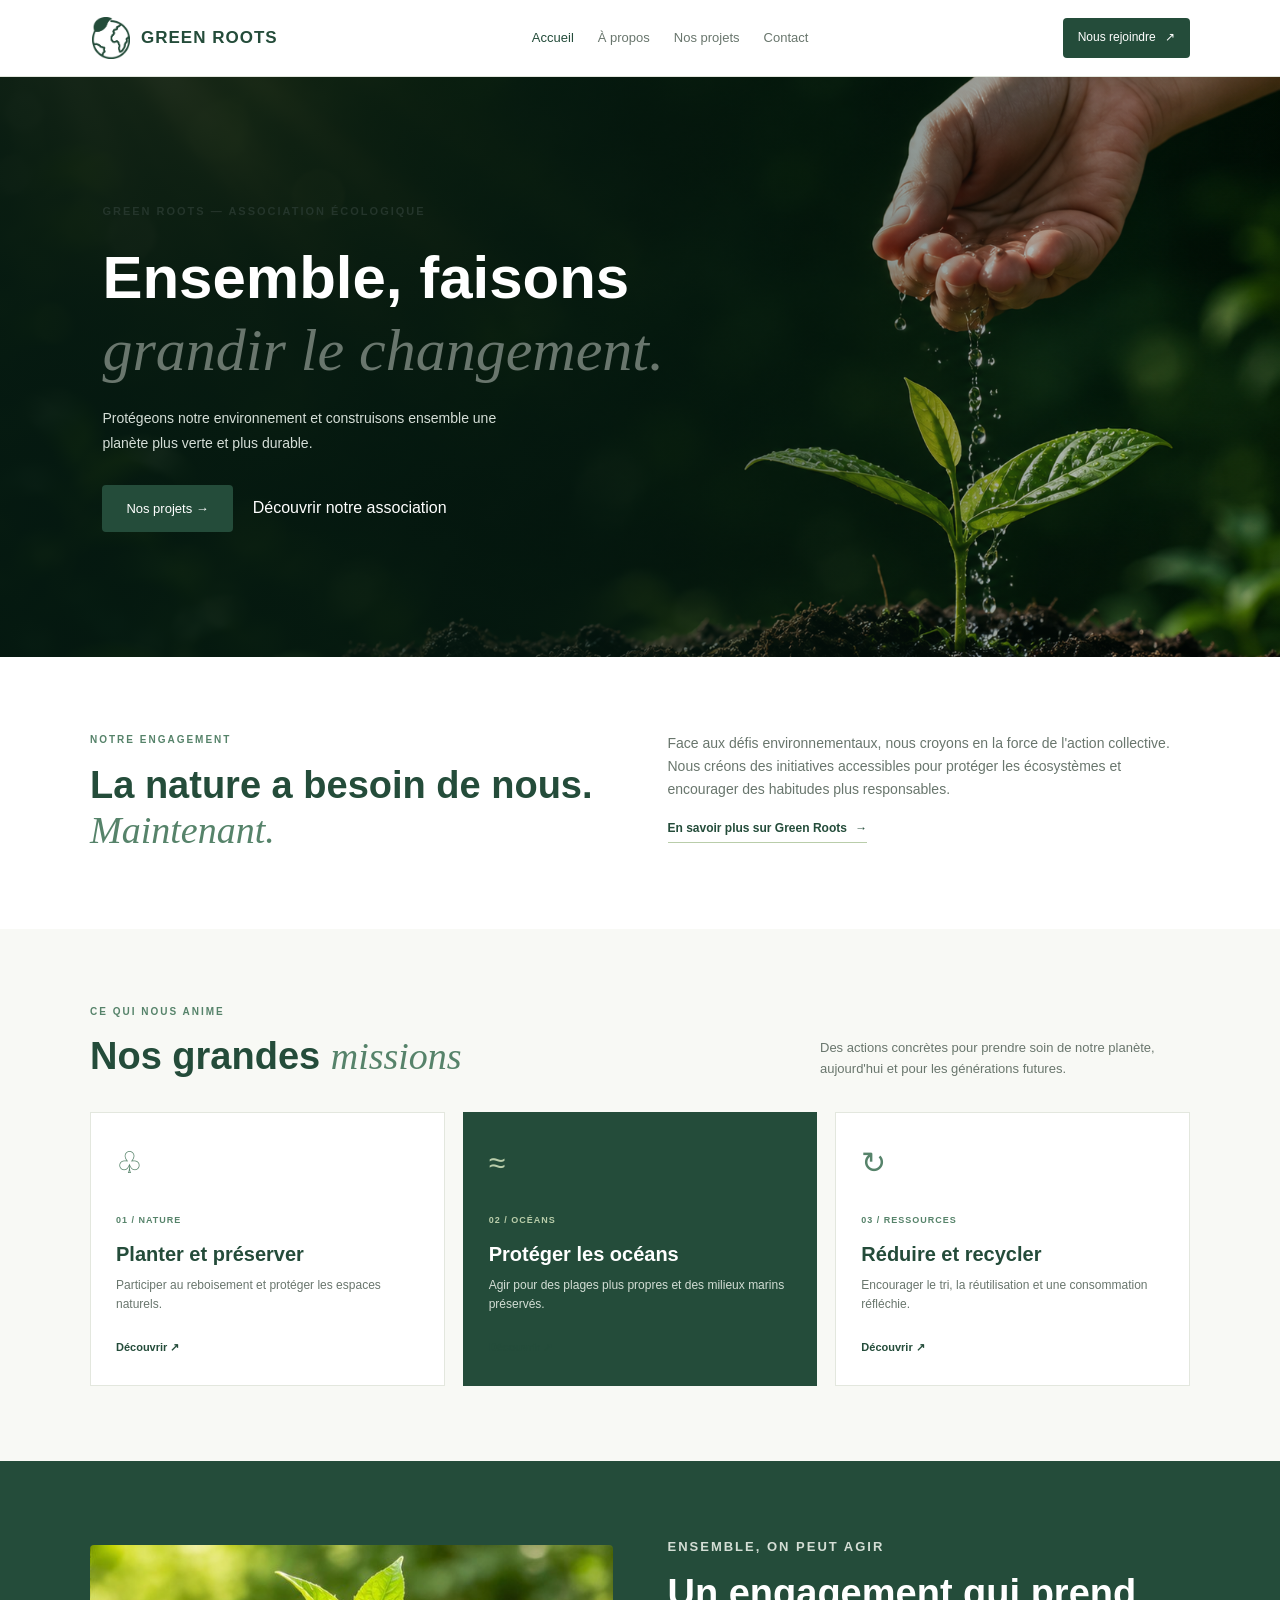
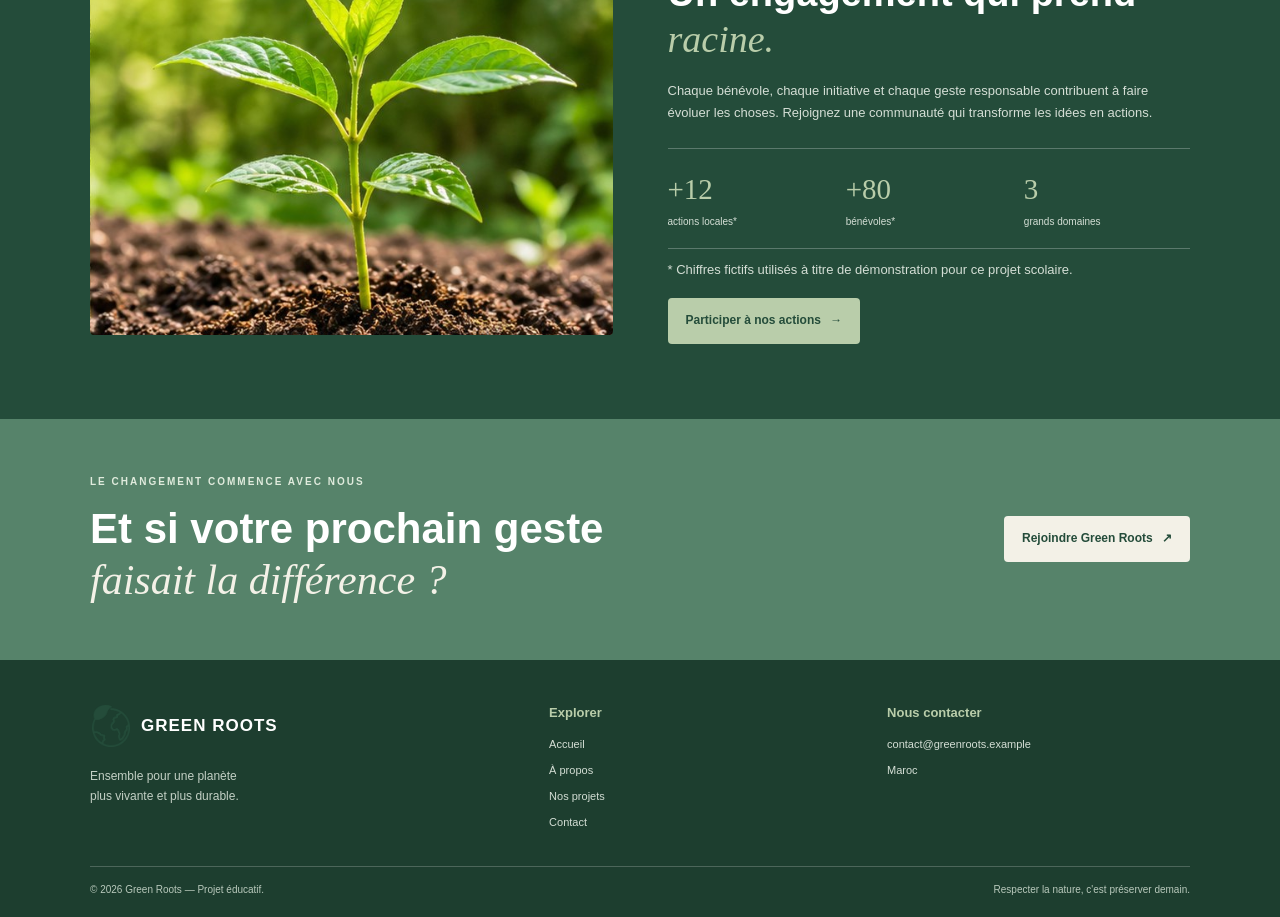
<file: index.html>
<!doctype html>
<html lang="fr">
  <head>
    <meta charset="UTF-8" />
    <meta name="viewport" content="width=device-width, initial-scale=1.0" />
    <meta
      name="description"
      content="Green Roots, une association engagée pour protéger la nature et construire un avenir plus durable."
    />
    <title>Green Roots | Accueil</title>
    <link rel="stylesheet" href="style.css" />
    <script src="https://cdn.jsdelivr.ne/npm/@tailwindcss/browser@4"></script>
  </head>

  <body>
    <header class="site-header">
      <div class="container nav-container">
        <a class="logo" href="index.html"
          ><img class="logo-image" src="images/green-roots-logo.png" alt="" />
          <span>GREEN ROOTS</span></a
        >
        <nav class="main-nav" aria-label="Navigation principale">
          <a class="active" href="index.html">Accueil</a>
          <a href="about.html">À propos</a>
          <a href="projects.html">Nos projets</a>
          <a href="contact.html">Contact</a>
        </nav>
        <a class="nav-cta" href="contact.html">Nous rejoindre <span>↗</span></a>
      </div>
    </header>

    <main>
      <!-- <section class="hero">
      
        <div class="container hero-grid">
          <div class="hero-content">
            <p class="eyebrow">
              <span class="eyebrow-line"></span> AGIR POUR LA PLANÈTE
            </p>
            <h1>Ensemble, faisons grandir <em>un avenir plus vert.</em></h1>
            <p class="hero-text">
              Green Roots rassemble celles et ceux qui veulent protéger la
              nature, préserver les ressources et agir concrètement pour demain.
            </p>
            <div class="hero-actions">
              <a class="button button-dark" href="projects.html"
                >Découvrir nos actions <span>→</span></a
              >
              <a class="text-link" href="about.html">Qui sommes-nous ?</a>
            </div>
            <div class="hero-note">
              <span class="note-icon">✳</span
              ><span>Chaque petit geste peut faire une grande différence.</span>
            </div>
          </div>
          <div class="hero-image-wrap">
            <img
              class="hero-image"
              src="images/forest.jpg"
              alt="Rayons du soleil traversant une forêt verdoyante"
            />
            <div class="image-caption">
              <span class="caption-dot"></span> Préserver le vivant, ensemble.
            </div>
            <div class="floating-leaf" aria-hidden="true">
              <strong>♻</strong>
            </div>
          </div>
        </div>
      </section> -->

      <!-- section d'accueil -->

      <section class="welcome-section">
        <div class="welcome-content">
          <p class="welcome-label">GREEN ROOTS — ASSOCIATION ÉCOLOGIQUE</p>

          <h1>
            Ensemble, faisons<br />
            <span>grandir le changement.</span>
          </h1>

          <p class="welcome-description">
            Protégeons notre environnement et construisons ensemble une planète
            plus verte et plus durable.
          </p>

          <div class="welcome-buttons">
            <a href="projects.html" class="welcome-btn">Nos projets →</a>
            <a href="about.html" class="welcome-link"
              >Découvrir notre association</a
            >
          </div>
        </div>
      </section>

      <section class="intro-section section-space">
        <div class="container intro-grid">
          <div>
            <p class="eyebrow">NOTRE ENGAGEMENT</p>
            <h2>La nature a besoin de nous. <em>Maintenant.</em></h2>
          </div>
          <div class="intro-copy">
            <p>
              Face aux défis environnementaux, nous croyons en la force de
              l'action collective. Nous créons des initiatives accessibles pour
              protéger les écosystèmes et encourager des habitudes plus
              responsables.
            </p>
            <a class="text-link" href="about.html"
              >En savoir plus sur Green Roots <span>→</span></a
            >
          </div>
        </div>
      </section>

      <section class="missions-section section-space">
        <div class="container">
          <div class="section-heading">
            <div>
              <p class="eyebrow">CE QUI NOUS ANIME</p>
              <h2>Nos grandes <em>missions</em></h2>
            </div>
            <p>
              Des actions concrètes pour prendre soin de notre planète,
              aujourd'hui et pour les générations futures.
            </p>
          </div>
          <div class="mission-grid">
            <article class="mission-card">
              <div class="mission-icon">♧</div>
              <span class="card-number">01 / NATURE</span>
              <h3>Planter et préserver</h3>
              <p>Participer au reboisement et protéger les espaces naturels.</p>
              <a
                href="projects.html"
                aria-label="Découvrir les projets de reboisement"
                >Découvrir <span>↗</span></a
              >
            </article>
            <article class="mission-card mission-card-featured">
              <div class="mission-icon">≈</div>
              <span class="card-number">02 / OCÉANS</span>
              <h3>Protéger les océans</h3>
              <p>
                Agir pour des plages plus propres et des milieux marins
                préservés.
              </p>
              <a
                href="projects.html"
                aria-label="Découvrir les projets de protection des océans"
                >Découvrir <span>↗</span></a
              >
            </article>
            <article class="mission-card">
              <div class="mission-icon">↻</div>
              <span class="card-number">03 / RESSOURCES</span>
              <h3>Réduire et recycler</h3>
              <p>
                Encourager le tri, la réutilisation et une consommation
                réfléchie.
              </p>
              <a
                href="projects.html"
                aria-label="Découvrir les projets de recyclage"
                >Découvrir <span>↗</span></a
              >
            </article>
          </div>
        </div>
      </section>

      <section class="impact-section section-space">
        <div class="container impact-grid">
          <div class="impact-image">
            <img
              src="images/seedling.jpg"
              alt="Bénévoles participant à une action de plantation"
            />
          </div>
          <div class="impact-content">
            <p class="eyebrow">ENSEMBLE, ON PEUT AGIR</p>
            <h2>Un engagement qui prend <em>racine.</em></h2>
            <p>
              Chaque bénévole, chaque initiative et chaque geste responsable
              contribuent à faire évoluer les choses. Rejoignez une communauté
              qui transforme les idées en actions.
            </p>
            <div class="stats-grid">
              <div><strong>+12</strong><span>actions locales*</span></div>
              <div><strong>+80</strong><span>bénévoles*</span></div>
              <div><strong>3</strong><span>grands domaines</span></div>
            </div>
            <p class="small-note">
              * Chiffres fictifs utilisés à titre de démonstration pour ce
              projet scolaire.
            </p>
            <a class="button button-light" href="contact.html"
              >Participer à nos actions <span>→</span></a
            >
          </div>
        </div>
      </section>

      <section class="join-banner">
        <div class="container join-content">
          <div>
            <p class="eyebrow">LE CHANGEMENT COMMENCE AVEC NOUS</p>
            <h2>
              Et si votre prochain geste<br /><em>faisait la différence ?</em>
            </h2>
          </div>
          <a class="button button-cream" href="contact.html"
            >Rejoindre Green Roots <span>↗</span></a
          >
        </div>
      </section>
    </main>

    <footer class="site-footer">
      <div class="container footer-top">
        <div>
          <a class="logo logo-footer" href="index.html"
            ><img class="logo-image" src="images/green-roots-logo.png" alt="" />
            <span>GREEN ROOTS</span></a
          >
          <p>Ensemble pour une planète<br />plus vivante et plus durable.</p>
        </div>
        <div class="footer-links">
          <h3>Explorer</h3>
          <a href="index.html">Accueil</a><a href="about.html">À propos</a
          ><a href="projects.html">Nos projets</a
          ><a href="contact.html">Contact</a>
        </div>
        <div class="footer-links">
          <h3>Nous contacter</h3>
          <a href="mailto:contact@greenroots.example"
            >contact@greenroots.example</a
          ><span>Maroc</span>
        </div>
      </div>
      <div class="container footer-bottom">
        <span>© 2026 Green Roots — Projet éducatif.</span
        ><span>Respecter la nature, c'est préserver demain.</span>
      </div>
    </footer>
  </body>
</html>
</file>
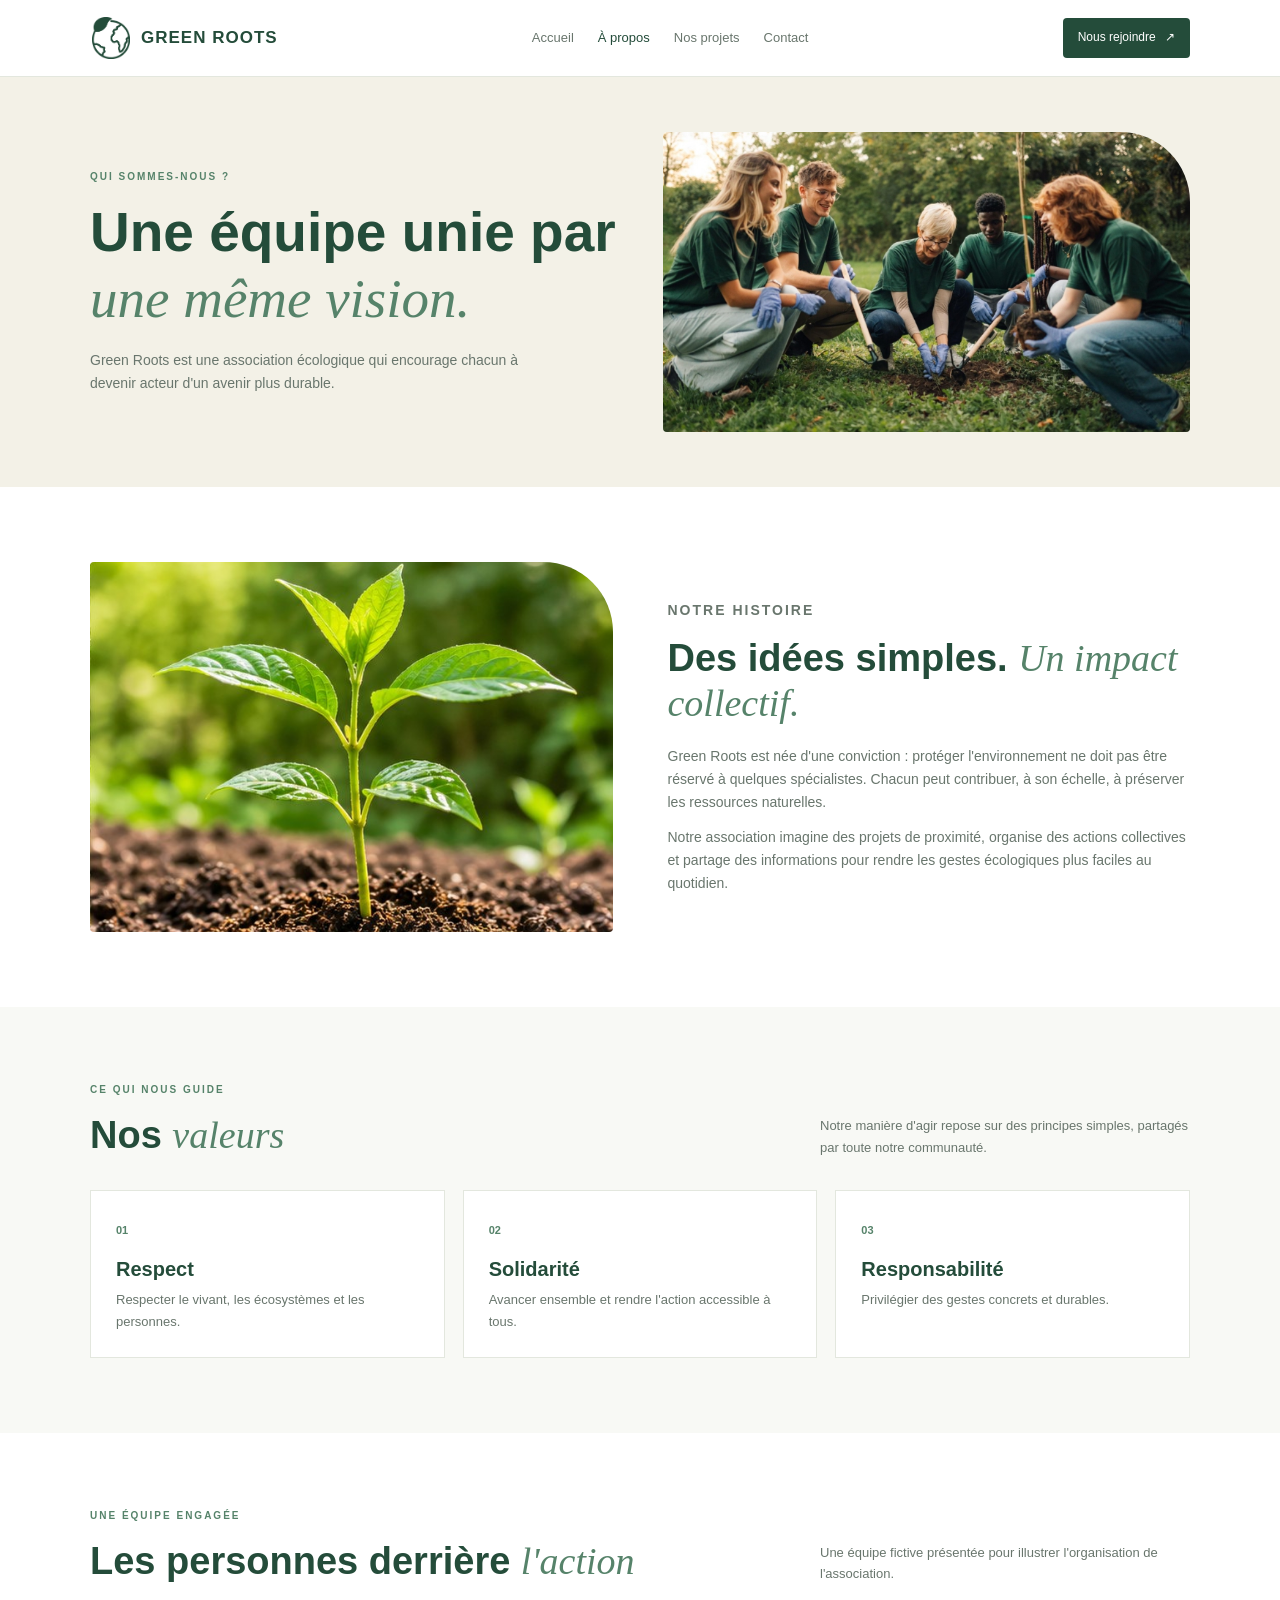
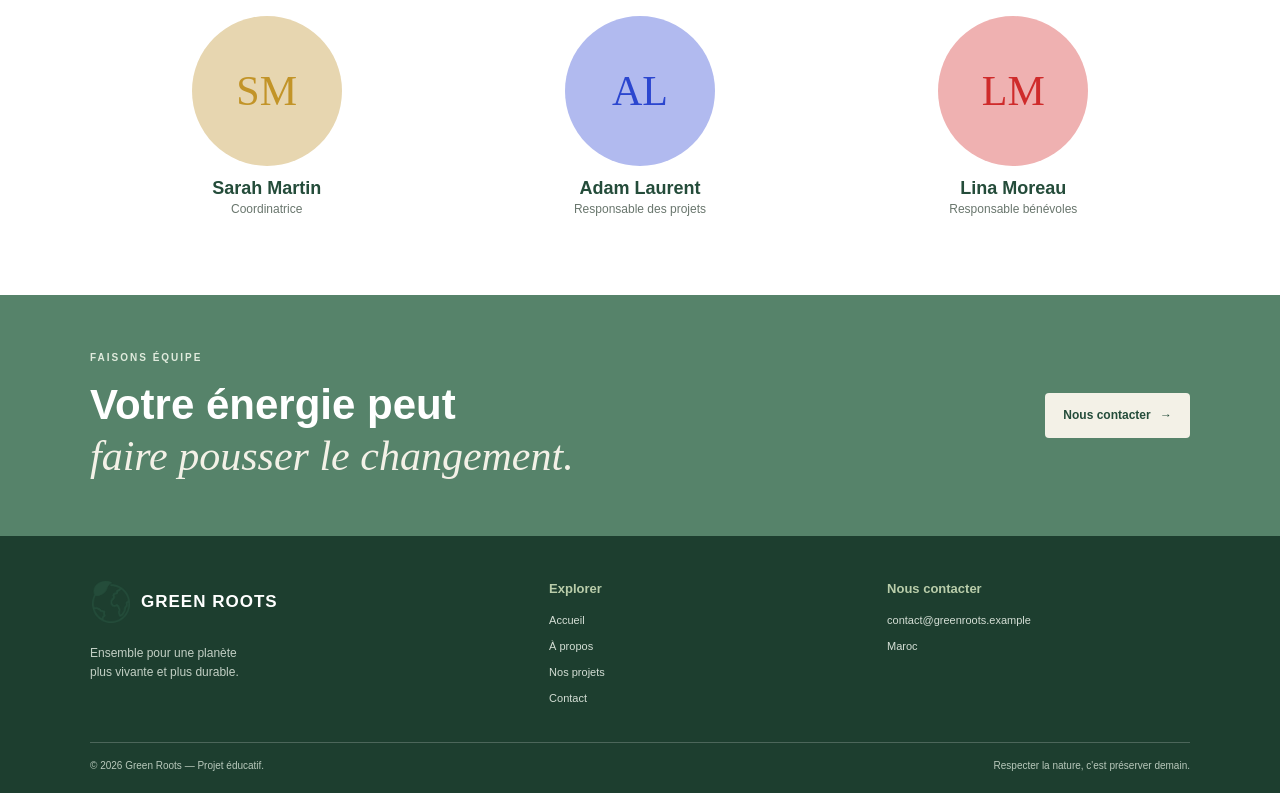
<file: about.html>
<!doctype html>
<html lang="fr">
  <head>
    <meta charset="UTF-8" />
    <meta name="viewport" content="width=device-width, initial-scale=1.0" />
    <meta
      name="description"
      content="Découvrez l'histoire, la mission et les valeurs de Green Roots."
    />
    <title>Green Roots | À propos</title>
    <link rel="stylesheet" href="style.css" />
  </head>
  <body>
    <header class="site-header">
      <div class="container nav-container">
        <a class="logo" href="index.html"
          ><img class="logo-image" src="images/green-roots-logo.png" alt="" />
          <span>GREEN ROOTS</span></a
        >
        <nav class="main-nav" aria-label="Navigation principale">
          <a href="index.html">Accueil</a
          ><a class="active" href="about.html">À propos</a
          ><a href="projects.html">Nos projets</a
          ><a href="contact.html">Contact</a>
        </nav>
        <a class="nav-cta" href="contact.html">Nous rejoindre <span>↗</span></a>
      </div>
    </header>

    <main>
      <section class="page-hero">
        <div class="container page-hero-grid">
          <div>
            <p class="eyebrow">QUI SOMMES-NOUS ?</p>
            <h1>Une équipe unie par <em>une même vision.</em></h1>
            <p>
              Green Roots est une association écologique qui encourage chacun à
              devenir acteur d'un avenir plus durable.
            </p>
          </div>
          <img
            src="images/Screenshot_20261109-102651_1.png"
            alt="Paysage naturel et forêt"
          />
        </div>
      </section>

      <section class="section-space">
        <div class="container story-grid">
          <div class="story-image">
            <img
              src="images/seedling.jpg"
              alt="Jeunes pousses vertes dans la nature"
            />
          </div>
          <div class="story-content">
            <p class="eyebrow">NOTRE HISTOIRE</p>
            <h2>Des idées simples. <em>Un impact collectif.</em></h2>
            <p>
              Green Roots est née d'une conviction : protéger l'environnement ne
              doit pas être réservé à quelques spécialistes. Chacun peut
              contribuer, à son échelle, à préserver les ressources naturelles.
            </p>
            <p>
              Notre association imagine des projets de proximité, organise des
              actions collectives et partage des informations pour rendre les
              gestes écologiques plus faciles au quotidien.
            </p>
          </div>
        </div>
      </section>

      <section class="values-section section-space">
        <div class="container">
          <div class="section-heading">
            <div>
              <p class="eyebrow">CE QUI NOUS GUIDE</p>
              <h2>Nos <em>valeurs</em></h2>
            </div>
            <p>
              Notre manière d'agir repose sur des principes simples, partagés
              par toute notre communauté.
            </p>
          </div>
          <div class="values-grid">
            <article class="value-card">
              <span>01</span>
              <h3>Respect</h3>
              <p>Respecter le vivant, les écosystèmes et les personnes.</p>
            </article>
            <article class="value-card">
              <span>02</span>
              <h3>Solidarité</h3>
              <p>Avancer ensemble et rendre l'action accessible à tous.</p>
            </article>
            <article class="value-card">
              <span>03</span>
              <h3>Responsabilité</h3>
              <p>Privilégier des gestes concrets et durables.</p>
            </article>
          </div>
        </div>
      </section>

      <section class="team-section section-space">
        <div class="container">
          <div class="section-heading">
            <div>
              <p class="eyebrow">UNE ÉQUIPE ENGAGÉE</p>
              <h2>Les personnes derrière <em>l'action</em></h2>
            </div>
            <p>
              Une équipe fictive présentée pour illustrer l'organisation de
              l'association.
            </p>
          </div>
          <div class="team-grid">
            <article class="team-card">
              <div class="team-avatar" aria-hidden="true">SM</div>
              <h3>Sarah Martin</h3>
              <p>Coordinatrice</p>
            </article>

            <article class="team-card">
              <div class="team-avatar" aria-hidden="true">AL</div>
              <h3>Adam Laurent</h3>
              <p>Responsable des projets</p>
            </article>

            <article class="team-card">
              <div class="team-avatar" aria-hidden="true">LM</div>
              <h3>Lina Moreau</h3>
              <p>Responsable bénévoles</p>
            </article>
          </div>
        </div>
      </section>
      <section class="join-banner">
        <div class="container join-content">
          <div>
            <p class="eyebrow">FAISONS ÉQUIPE</p>
            <h2>
              Votre énergie peut<br /><em>faire pousser le changement.</em>
            </h2>
          </div>
          <a class="button button-cream" href="contact.html"
            >Nous contacter <span>→</span></a
          >
        </div>
      </section>
    </main>
    <footer class="site-footer">
      <div class="container footer-top">
        <div>
          <a class="logo logo-footer" href="index.html"
            ><img class="logo-image" src="images/green-roots-logo.png" alt="" />
            <span>GREEN ROOTS</span></a
          >
          <p>Ensemble pour une planète<br />plus vivante et plus durable.</p>
        </div>
        <div class="footer-links">
          <h3>Explorer</h3>
          <a href="index.html">Accueil</a><a href="about.html">À propos</a
          ><a href="projects.html">Nos projets</a
          ><a href="contact.html">Contact</a>
        </div>
        <div class="footer-links">
          <h3>Nous contacter</h3>
          <a href="mailto:contact@greenroots.example"
            >contact@greenroots.example</a
          ><span>Maroc</span>
        </div>
      </div>
      <div class="container footer-bottom">
        <span>© 2026 Green Roots — Projet éducatif.</span
        ><span>Respecter la nature, c'est préserver demain.</span>
      </div>
    </footer>
  </body>
</html>
</file>
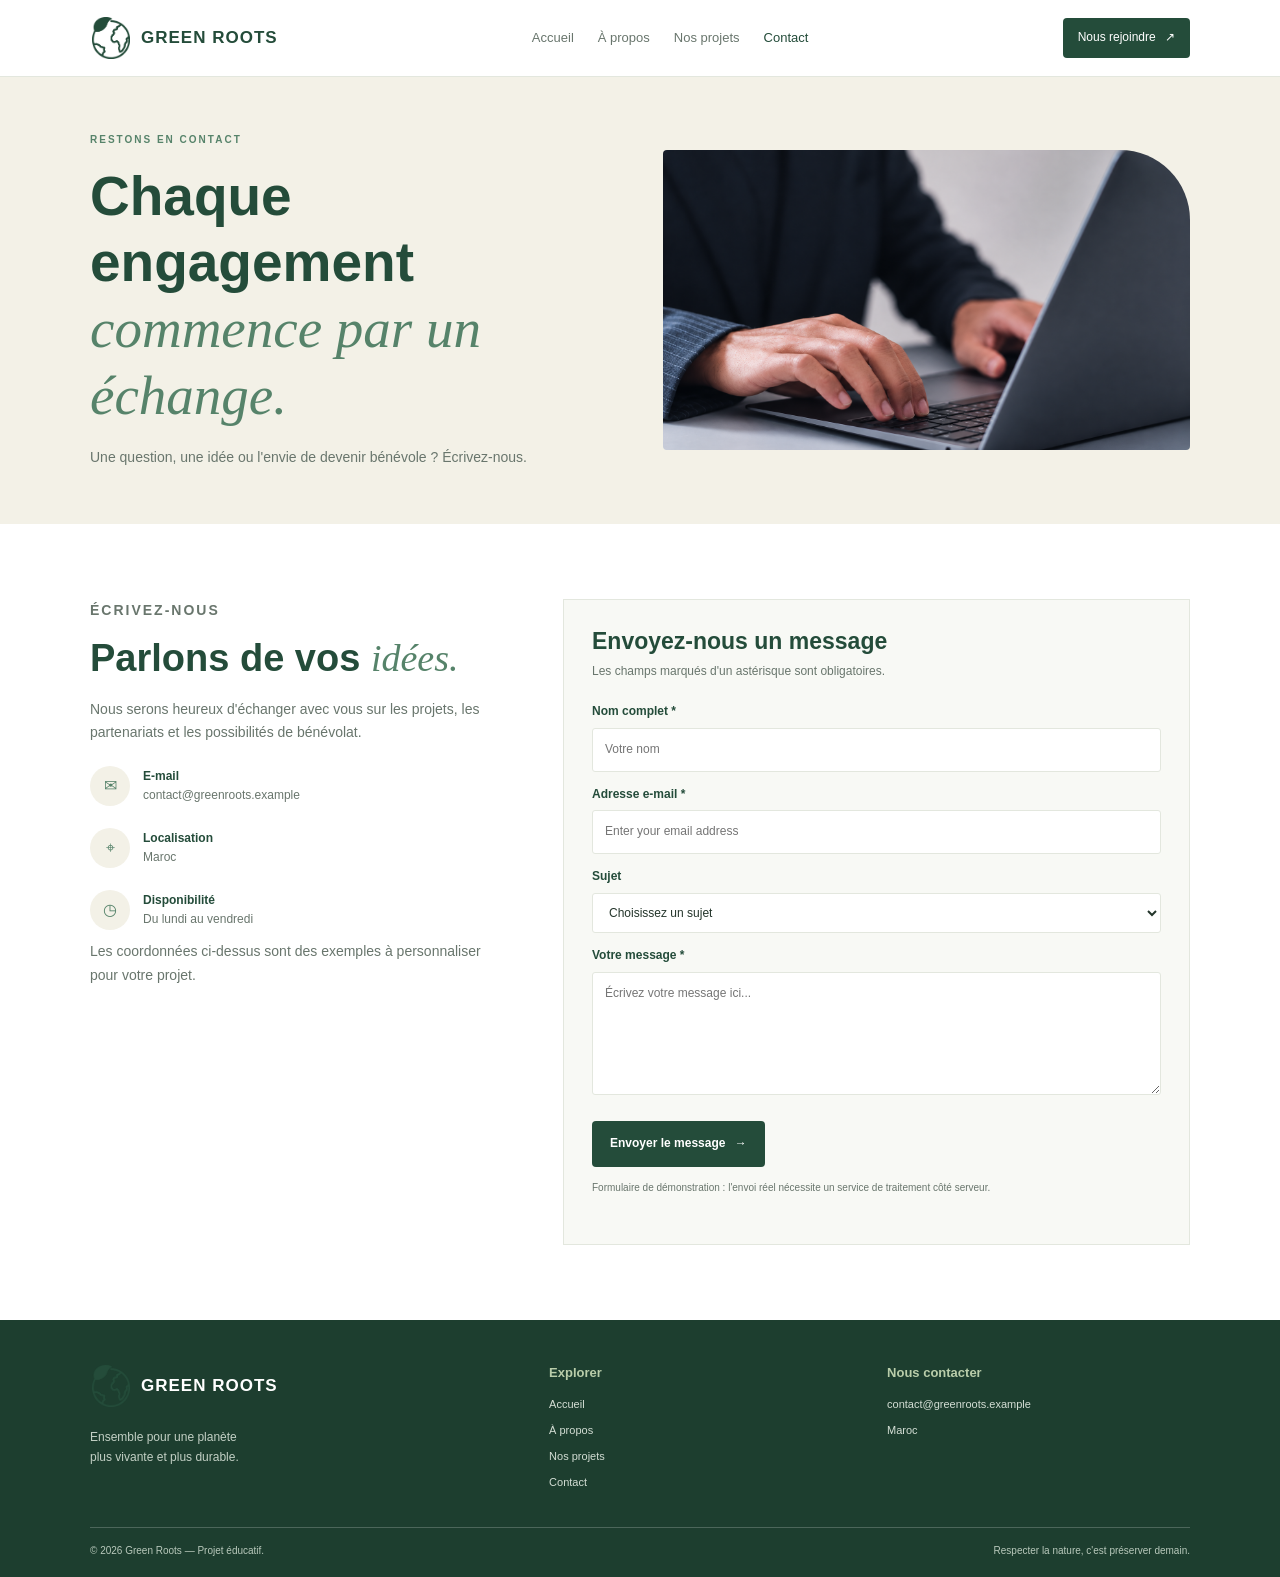
<file: contact.html>
<!doctype html>
<html lang="fr">
  <head>
    <meta charset="UTF-8" />
    <meta name="viewport" content="width=device-width, initial-scale=1.0" />
    <meta
      name="description"
      content="Contactez Green Roots et participez à nos initiatives écologiques."
    />
    <title>Green Roots | Contact</title>
    <link rel="stylesheet" href="style.css" />
  </head>
  <body>
    <header class="site-header">
      <div class="container nav-container">
        <a class="logo" href="index.html"
          ><img class="logo-image" src="images/green-roots-logo.png" alt="" />
          <span>GREEN ROOTS</span></a
        >
        <nav class="main-nav" aria-label="Navigation principale">
          <a href="index.html">Accueil</a><a href="about.html">À propos</a
          ><a href="projects.html">Nos projets</a
          ><a class="active" href="contact.html">Contact</a>
        </nav>
        <a class="nav-cta" href="contact.html">Nous rejoindre <span>↗</span></a>
      </div>
    </header>
    <main>
      <section class="page-hero">
        <div class="container page-hero-grid">
          <div>
            <p class="eyebrow">RESTONS EN CONTACT</p>
            <h1>Chaque engagement <em>commence par un échange.</em></h1>
            <p>
              Une question, une idée ou l'envie de devenir bénévole ?
              Écrivez-nous.
            </p>
          </div>
          <img
            src="images/Professional Hands Typing on Laptop.png"
            alt="Espace de travail lumineux avec des plantes"
          />
        </div>
      </section>
      <section class="section-space">
        <div class="container contact-grid">
          <div class="contact-info">
            <p class="eyebrow">ÉCRIVEZ-NOUS</p>
            <h2>Parlons de vos <em>idées.</em></h2>
            <p>
              Nous serons heureux d'échanger avec vous sur les projets, les
              partenariats et les possibilités de bénévolat.
            </p>
            
            <div class="contact-detail">
              <span class="detail-icon">✉</span>
              <div>
                <strong>E-mail</strong
                ><a href="mailto:contact@greenroots.example"
                  >contact@greenroots.example</a
                >
              </div>
            </div>
            <div class="contact-detail">
              <span class="detail-icon">⌖</span>
              <div><strong>Localisation</strong><span>Maroc</span></div>
            </div>
            <div class="contact-detail">
              <span class="detail-icon">◷</span>
              <div>
                <strong>Disponibilité</strong><span>Du lundi au vendredi</span>
              </div>
            </div>
            <p class="small-note">
              Les coordonnées ci-dessus sont des exemples à personnaliser pour
              votre projet.
            </p>
          </div>
         <form
              class="contact-form"
              action="https://formspree.io/f/mnpplaqa"
              method="POST"
              
            >
            <h3>Envoyez-nous un message</h3>
            <p>Les champs marqués d'un astérisque sont obligatoires.</p>
            <label for="name">Nom complet *</label
            ><input
              type="text"
              id="name"
              name="name"
              placeholder="Votre nom"
              required
            />
            <label for="email">Adresse e-mail *</label
            ><input
              id="sender-email"
                type="email"
                name="Email"
                placeholder="Enter your email address"
                required
            />
            <label for="subject">Sujet</label
            ><select id="subject" name="subject">
              <option value="">Choisissez un sujet</option>
              <option>Bénévolat</option>
              <option>Partenariat</option>
              <option>Question générale</option>
            </select>
            <label for="message">Votre message *</label
            ><textarea
              id="message"
              name="message"
              rows="5"
              placeholder="Écrivez votre message ici..."
              required
            ></textarea>
            <button class="button button-dark" type="submit">
              Envoyer le message <span>→</span>
            </button>
            <p class="form-note">
              Formulaire de démonstration : l'envoi réel nécessite un service de
              traitement côté serveur.
            </p>
          </form>
        </div>
      </section>
    </main>
    <footer class="site-footer">
      <div class="container footer-top">
        <div>
          <a class="logo logo-footer" href="index.html"
            ><img class="logo-image" src="images/green-roots-logo.png" alt="" />
            <span>GREEN ROOTS</span></a
          >
          <p>Ensemble pour une planète<br />plus vivante et plus durable.</p>
        </div>
        <div class="footer-links">
          <h3>Explorer</h3>
          <a href="index.html">Accueil</a><a href="about.html">À propos</a
          ><a href="projects.html">Nos projets</a
          ><a href="contact.html">Contact</a>
        </div>
        <div class="footer-links">
          <h3>Nous contacter</h3>
          <a href="mailto:contact@greenroots.example"
            >contact@greenroots.example</a
          ><span>Maroc</span>
        </div>
      </div>
      <div class="container footer-bottom">
        <span>© 2026 Green Roots — Projet éducatif.</span
        ><span>Respecter la nature, c'est préserver demain.</span>
      </div>
    </footer>
  </body>
</html>
</file>
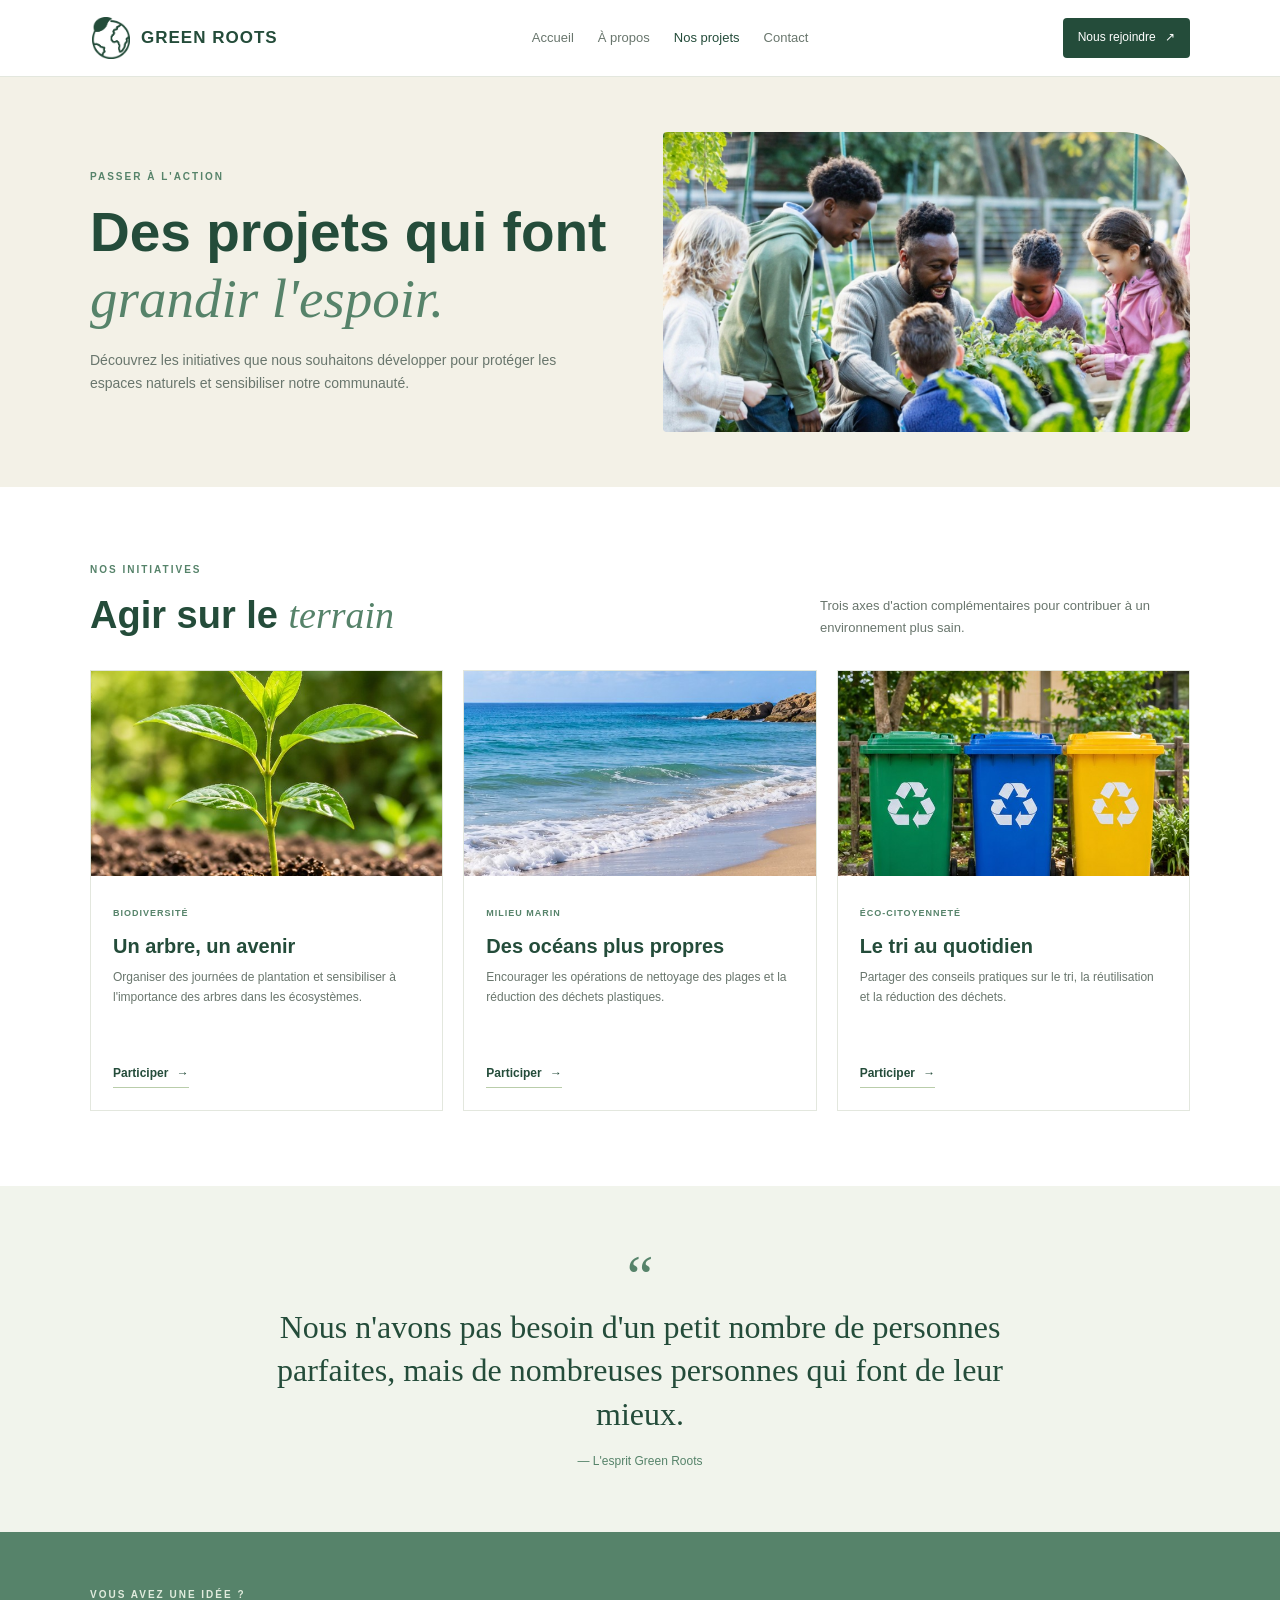
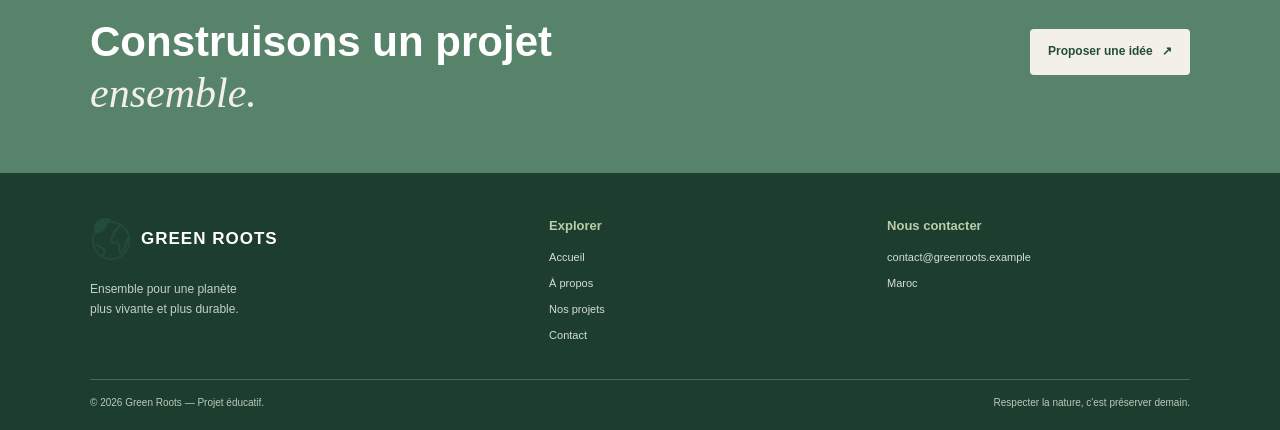
<file: projects.html>
<!doctype html>
<html lang="fr">
  <head>
    <meta charset="UTF-8" />
    <meta name="viewport" content="width=device-width, initial-scale=1.0" />
    <meta
      name="description"
      content="Découvrez les projets écologiques de Green Roots."
    />
    <title>Green Roots | Nos projets</title>
    <link rel="stylesheet" href="style.css" />
  </head>
  <body>
    <header class="site-header">
      <div class="container nav-container">
        <a class="logo" href="index.html"
          ><img class="logo-image" src="images/green-roots-logo.png" alt="" />
          <span>GREEN ROOTS</span></a
        >
        <nav class="main-nav" aria-label="Navigation principale">
          <a href="index.html">Accueil</a><a href="about.html">À propos</a
          ><a class="active" href="projects.html">Nos projets</a
          ><a href="contact.html">Contact</a>
        </nav>
        <a class="nav-cta" href="contact.html">Nous rejoindre <span>↗</span></a>
      </div>
    </header>
    <main>
      <section class="page-hero">
        <div class="container page-hero-grid">
          <div>
            <p class="eyebrow">PASSER À L'ACTION</p>
            <h1>Des projets qui font <em>grandir l'espoir.</em></h1>
            <p>
              Découvrez les initiatives que nous souhaitons développer pour
              protéger les espaces naturels et sensibiliser notre communauté.
            </p>
          </div>
          <img src="images/Screenshot_20261109-102308_1.png" alt="Forêt et lumière du matin" />
        </div>
      </section>
      <section class="section-space">
        <div class="container">
          <div class="section-heading">
            <div>
              <p class="eyebrow">NOS INITIATIVES</p>
              <h2>Agir sur le <em>terrain</em></h2>
            </div>
            <p>
              Trois axes d'action complémentaires pour contribuer à un
              environnement plus sain.
            </p>
          </div>
          <div class="projects-grid">
            <article class="project-card">
              <img
                src="images/seedling.jpg"
                alt="Jeune arbre planté dans la terre"
              />
              <div class="project-card-content">
                <span class="project-tag">BIODIVERSITÉ</span>
                <h3>Un arbre, un avenir</h3>
                <p>
                  Organiser des journées de plantation et sensibiliser à
                  l'importance des arbres dans les écosystèmes.
                </p>
                <a class="text-link" href="contact.html"
                  >Participer <span>→</span></a
                >
              </div>
            </article>
            <article class="project-card">
              <img
                src="images/ocean.jpg"
                alt="Vagues de l'océan sur une plage"
              />
              <div class="project-card-content">
                <span class="project-tag">MILIEU MARIN</span>
                <h3>Des océans plus propres</h3>
                <p>
                  Encourager les opérations de nettoyage des plages et la
                  réduction des déchets plastiques.
                </p>
                <a class="text-link" href="contact.html"
                  >Participer <span>→</span></a
                >
              </div>
            </article>
            <article class="project-card">
              <img
                src="images/recycling.jpg"
                alt="Conteneurs de tri des déchets"
              />
              <div class="project-card-content">
                <span class="project-tag">ÉCO-CITOYENNETÉ</span>
                <h3>Le tri au quotidien</h3>
                <p>
                  Partager des conseils pratiques sur le tri, la réutilisation
                  et la réduction des déchets.
                </p>
                <a class="text-link" href="contact.html"
                  >Participer <span>→</span></a
                >
              </div>
            </article>
          </div>
        </div>
      </section>
      <section class="project-quote">
        <div class="container quote-content">
          <span class="quote-mark">“</span>
          <blockquote>
            Nous n'avons pas besoin d'un petit nombre de personnes parfaites,
            mais de nombreuses personnes qui font de leur mieux.
          </blockquote>
          <p>— L'esprit Green Roots</p>
        </div>
      </section>
      <section class="join-banner">
        <div class="container join-content">
          <div>
            <p class="eyebrow">VOUS AVEZ UNE IDÉE ?</p>
            <h2>Construisons un projet<br /><em>ensemble.</em></h2>
          </div>
          <a class="button button-cream" href="contact.html"
            >Proposer une idée <span>↗</span></a
          >
        </div>
      </section>
    </main>
    <footer class="site-footer">
      <div class="container footer-top">
        <div>
          <a class="logo logo-footer" href="index.html"
            ><img class="logo-image" src="images/green-roots-logo.png" alt="" />
            <span>GREEN ROOTS</span></a
          >
          <p>Ensemble pour une planète<br />plus vivante et plus durable.</p>
        </div>
        <div class="footer-links">
          <h3>Explorer</h3>
          <a href="index.html">Accueil</a><a href="about.html">À propos</a
          ><a href="projects.html">Nos projets</a
          ><a href="contact.html">Contact</a>
        </div>
        <div class="footer-links">
          <h3>Nous contacter</h3>
          <a href="mailto:contact@greenroots.example"
            >contact@greenroots.example</a
          ><span>Maroc</span>
        </div>
      </div>
      <div class="container footer-bottom">
        <span>© 2026 Green Roots — Projet éducatif.</span
        ><span>Respecter la nature, c'est préserver demain.</span>
      </div>
    </footer>
  </body>
</html>
</file>
<file: style.css>
:root {
  --forest: #244c3a;
  --green: #56836a;
  --sage: #b9cdaa;
  --cream: #f3f1e7;
  --ink: #24352b;
  --muted: #69766d;
  --white: #fff;
  --border: #e3e7de;
  --container: 1100px;
}

* {
  box-sizing: border-box;
  margin: 0;
  padding: 0;
}

html {
  scroll-behavior: smooth;
}

body {
  font-family: Arial, Helvetica, sans-serif;
  color: var(--ink);
  background: var(--white);
  line-height: 1.65;
}

img {
  display: block;
  max-width: 100%;
}

a {
  color: inherit;
  text-decoration: none;
}

button,
input,
select,
textarea {
  font: inherit;
}

.container {
  width: min(var(--container), calc(100% - 40px));
  margin: 0 auto;
}

.section-space {
  padding: 75px 0;
}

/*  navigation */

.site-header {
  background: var(--white);
  border-bottom: 1px solid var(--border);
}

.nav-container {
  min-height: 76px;
  display: flex;
  align-items: center;
  justify-content: space-between;
  gap: 20px;
}

.logo {
  display: inline-flex;
  align-items: center;
  gap: 9px;
  color: var(--forest);
  font-size: 17px;
  font-weight: 800;
  letter-spacing: 1px;
  white-space: nowrap;
}

.logo-image {
  width: 42px;
  height: 42px;
  object-fit: contain;
}

.main-nav {
  display: flex;
  align-items: center;
  gap: 24px;
}

.main-nav a {
  color: var(--muted);
  font-size: 13px;
}

.main-nav a:hover,
.main-nav a.active {
  color: var(--forest);
}

.nav-cta {
  padding: 10px 15px;
  color: var(--white);
  background: var(--forest);
  border-radius: 4px;
  font-size: 12px;
}

.nav-cta:hover,
.button-dark:hover {
  background: var(--green);
}

.nav-cta span,
.button span {
  margin-left: 6px;
}

/* section welcome */
/* Section welcome */

.welcome-section {
  min-height: 580px;
  display: flex;
  align-items: center;
  position: relative;

  background-image:
    linear-gradient(
      to right,
      rgba(5, 25, 17, 0.95) 0%,
      rgba(5, 25, 17, 0.75) 45%,
      rgba(5, 25, 17, 0.1) 100%
    ),
    url("images/watering-plant.png");

  background-size: cover;
  background-position: center;
  background-repeat: no-repeat;

  padding: 70px 8%;
}

/* text section */

.welcome-content {
  max-width: 580px;
  color: white;
}

.welcome-label {
  color: #24352b;
  font-size: 11px;
  font-weight: bold;
  letter-spacing: 2px;
  margin-bottom: 22px;
}

.welcome-content h1 {
  color: white;
  font-size: clamp(38px, 5vw, 60px);
  line-height: 1.2;
  margin-bottom: 20px;
}

.welcome-content h1 span {
  color: #69766d;
  font-family: Georgia, serif;
  font-style: italic;
  font-weight: normal;
}

.welcome-description {
  max-width: 430px;
  color: #d5ded7;
  font-size: 14px;
  line-height: 1.8;
  margin-bottom: 28px;
}

/* Boutons */

.welcome-buttons {
  display: flex;
  align-items: center;
  flex-wrap: wrap;
  gap: 20px;
}

.welcome-btn {
  display: inline-block;
  padding: 13px 24px;
  background: #244c3a;
  color: white;
  border-radius: 4px;
  font-size: 13px;
  transition: 0.3s;
}

.welcome-btn:hover {
  background: #a9ce83;
}

.welcome-links {
  color: white;
  font-size: 12px;
  border-bottom: 1px solid #a9ce83;
  padding-bottom: 4px;
}

/*  téléphones */

@media (max-width: 650px) {
  .welcome-section {
    min-height: 520px;
    padding: 55px 25px;
    background-position: 65% center;
  }

  .welcome-content h1 {
    font-size: 38px;
  }
}
/* Titres ~ textes ~ boutons  */

h1,
h2,
h3 {
  color: var(--forest);
  line-height: 1.2;
}

h1 em,
h2 em {
  color: var(--green);
  font-family: Georgia, "Times New Roman", serif;
  font-weight: normal;
}

.eyebrow {
  margin-bottom: 14px;
  color: var(--green);
  font-size: 10px;
  font-weight: bold;
  letter-spacing: 2px;
}

.button {
  display: inline-block;
  padding: 13px 18px;
  border: 0;
  border-radius: 4px;
  font-size: 12px;
  font-weight: bold;
  cursor: pointer;
}

.button-dark {
  color: var(--white);
  background: var(--forest);
}

.button-light {
  color: var(--forest);
  background: var(--sage);
}

.button-cream {
  color: var(--forest);
  background: var(--cream);
}

.text-link {
  display: inline-block;
  padding-bottom: 3px;
  color: var(--forest);
  border-bottom: 1px solid var(--sage);
  font-size: 12px;
  font-weight: bold;
}

.text-link span {
  margin-left: 5px;
}

.section-heading {
  display: flex;
  align-items: end;
  justify-content: space-between;
  gap: 25px;
  margin-bottom: 32px;
}

.section-heading h2 {
  font-size: 38px;
}

.section-heading > p {
  max-width: 370px;
  color: var(--muted);
  font-size: 13px;
}

/*  index.html */

/*  Grande section */
.hero {
  padding: 65px 0;
  background: var(--cream);
  overflow: hidden;
}

.hero-grid {
  display: grid;
  grid-template-columns: 1fr 1fr;
  align-items: center;
  gap: 50px;
}

.hero-content h1 {
  max-width: 560px;
  margin-bottom: 20px;
  font-size: clamp(40px, 5vw, 62px);
}

.hero-text {
  max-width: 470px;
  color: var(--muted);
  font-size: 14px;
}

.hero-actions {
  display: flex;
  align-items: center;
  flex-wrap: wrap;
  gap: 20px;
  margin-top: 25px;
}

.hero-note {
  display: flex;
  align-items: center;
  gap: 9px;
  margin-top: 35px;
  color: var(--muted);
  font-size: 11px;
}

.note-icon {
  color: #c89b36;
  font-size: 20px;
}

.hero-image-wrap {
  position: relative;
}

.hero-image {
  width: 100%;
  height: 420px;
  border-radius: 48% 48% 4px 4px;
  object-fit: cover;
}

.image-caption {
  position: absolute;
  bottom: 20px;
  left: -15px;
  padding: 12px 15px;
  background: var(--white);
  color: var(--forest);
  font-size: 11px;
}

.caption-dot {
  display: inline-block;
  width: 7px;
  height: 7px;
  margin-right: 7px;
  border-radius: 50%;
  background: var(--green);
}

.floating-leaf {
  position: absolute;
  top: 8px;
  right: -12px;
  color: var(--green);
  font-size: 38px;
}

/* l'engagement */

.intro-grid {
  display: grid;
  grid-template-columns: 1fr 1fr;
  gap: 55px;
}

.intro-grid h2,
.impact-content h2,
.contact-info h2,
.story-content h2 {
  font-size: 38px;
}

.intro-copy p,
.story-content p,
.contact-info > p {
  color: var(--muted);
  font-size: 14px;
}

.intro-copy .text-link {
  margin-top: 18px;
}

/*  missions */

.missions-section,
.values-section {
  background: #f8f9f5;
}

.mission-grid {
  display: grid;
  grid-template-columns: repeat(3, 1fr);
  gap: 18px;
}

.mission-card {
  min-height: 250px;
  padding: 25px;
  border: 1px solid var(--border);
  background: var(--white);
}

.mission-card-featured {
  border-color: var(--forest);
  background: var(--forest);
}

.mission-icon {
  margin-bottom: 18px;
  color: var(--green);
  font-size: 30px;
}

.mission-card-featured .mission-icon,
.mission-card-featured .card-number,
.mission-card-featured a {
  color: var(--sage);
}

.card-number,
.project-tag {
  color: var(--green);
  font-size: 9px;
  font-weight: bold;
  letter-spacing: 1px;
}

.mission-card h3 {
  margin: 10px 0;
  font-size: 20px;
}

.mission-card-featured h3 {
  color: var(--white);
}

.mission-card p {
  margin-bottom: 18px;
  color: var(--muted);
  font-size: 12px;
}

.mission-card-featured p {
  color: #d3ded5;
}

.mission-card a {
  color: var(--forest);
  font-size: 11px;
  font-weight: bold;
}

/*  impact */

.impact-section {
  color: var(--white);
  background: var(--forest);
}

.impact-grid {
  display: grid;
  grid-template-columns: 1fr 1fr;
  align-items: center;
  gap: 55px;
}

.impact-image img {
  width: 100%;
  height: 390px;
  border-radius: 4px;
  object-fit: cover;
}

.impact-content h2 {
  margin-bottom: 18px;
  color: var(--white);
}

.impact-content h2 em {
  color: var(--sage);
}

.impact-content > p {
  color: #d4ded5;
  font-size: 13px;
}

.stats-grid {
  display: grid;
  grid-template-columns: repeat(3, 1fr);
  gap: 12px;
  margin: 25px 0 10px;
  padding: 17px 0;
  border-top: 1px solid #ffffff40;
  border-bottom: 1px solid #ffffff40;
}

.stats-grid div {
  display: flex;
  flex-direction: column;
}

.stats-grid strong {
  color: var(--sage);
  font-family: Georgia, serif;
  font-size: 29px;
  font-weight: normal;
}

.stats-grid span {
  color: #d4ded5;
  font-size: 10px;
}

.small-note {
  margin: 10px 0 18px;
  color: #aebeb1;
  font-size: 10px;
}

/* 'accueil */

.join-banner {
  margin: 0;
  padding: 55px 0;
  background: var(--green);
}

.join-content {
  display: flex;
  align-items: center;
  justify-content: space-between;
  gap: 25px;
}

.join-content .eyebrow {
  color: #e0ebdd;
}

.join-content h2 {
  color: var(--white);
  font-size: clamp(30px, 4vw, 42px);
}

.join-content h2 em {
  color: var(--cream);
}

/*  about.html */

/*  Bandeau */
.page-hero {
  padding: 55px 0;
  background: var(--cream);
}

.page-hero-grid {
  display: grid;
  grid-template-columns: 1fr 1fr;
  align-items: center;
  gap: 45px;
}

.page-hero h1 {
  margin-bottom: 17px;
  font-size: clamp(38px, 5vw, 55px);
}

.page-hero p:not(.eyebrow) {
  max-width: 470px;
  color: var(--muted);
  font-size: 14px;
}

.page-hero img {
  width: 100%;
  height: 300px;
  border-radius: 4px 70px 4px 4px;
  object-fit: cover;
}

/* about */
.story-grid {
  display: grid;
  grid-template-columns: 1fr 1fr;
  align-items: center;
  gap: 55px;
}

.story-image img {
  width: 100%;
  height: 370px;
  border-radius: 4px 70px 4px 4px;
  object-fit: cover;
}

.story-content h2 {
  margin-bottom: 18px;
}
.story-content p + p {
  margin-top: 12px;
}

/* Valeurs */

.values-grid {
  display: grid;
  grid-template-columns: repeat(3, 1fr);
  gap: 18px;
}

.value-card {
  padding: 25px;
  border: 1px solid var(--border);
  background: var(--white);
}

.value-card span {
  color: var(--green);
  font-size: 11px;
  font-weight: bold;
}

.value-card h3 {
  margin: 15px 0 8px;
  font-size: 20px;
}
.value-card p {
  color: var(--muted);
  font-size: 13px;
}

/*  team-card */

.team-grid {
  display: grid;
  grid-template-columns: repeat(3, 1fr);
  gap: 20px;
}

.team-card h3 {
  margin-top: 12px;
  font-size: 18px;
  display: grid;
  place-items: center;
}
.team-card p {
  color: var(--muted);
  font-size: 12px;
  display: grid;
  place-items: center;
}

.team-avatar {
  display: grid;
  place-items: center;

  width: 150px;
  height: 150px;

  border-radius: 50%;

  color: var(--forest);
  background: var(--sage);

  font-family: Georgia, serif;
  font-size: 42px;

  margin: 0 auto;
}

.team-card:nth-child(1) .team-avatar {
  background-color: #e7d6b0;
  color: #c29428;
}
.team-card:nth-child(2) .team-avatar {
  background-color: #b1baef;
  color: #2b46cf;
}

.team-card:nth-child(3) .team-avatar {
  background-color: #efb1b1;
  color: #cf2b2b;
}

/* projects.html */

.projects-grid {
  display: grid;
  grid-template-columns: repeat(3, 1fr);
  gap: 20px;
}

.project-card {
  border: 1px solid var(--border);
  background: var(--white);
}

.project-card img {
  width: 100%;
  height: 205px;
  object-fit: cover;
}

.project-card-content {
  padding: 22px;
}
.project-card h3 {
  margin: 10px 0;
  font-size: 20px;
}

.project-card p {
  min-height: 75px;
  margin-bottom: 16px;
  color: var(--muted);
  font-size: 12px;
}

.project-quote {
  padding: 60px 0;
  background: #f1f4ec;
  text-align: center;
}

.quote-content {
  max-width: 750px;
}
.quote-mark {
  color: var(--green);
  font-family: Georgia, serif;
  font-size: 60px;
  line-height: 1;
}

.quote-content blockquote {
  color: var(--forest);
  font-family: Georgia, serif;
  font-size: clamp(22px, 3vw, 32px);
  line-height: 1.35;
}

.quote-content p {
  margin-top: 16px;
  color: var(--green);
  font-size: 12px;
}

/* 7. Page Contact — contact.html */
.contact-grid {
  display: grid;
  grid-template-columns: 0.8fr 1.2fr;
  align-items: start;
  gap: 55px;
}

.contact-info h2 {
  margin-bottom: 17px;
}

.contact-detail {
  display: flex;
  align-items: center;
  gap: 13px;
  margin-top: 22px;
}

.detail-icon {
  display: grid;
  place-items: center;
  width: 40px;
  height: 40px;
  border-radius: 50%;
  color: var(--green);
  background: var(--cream);
}

.contact-detail div {
  display: flex;
  flex-direction: column;
}
.contact-detail strong {
  color: var(--forest);
  font-size: 12px;
}

.contact-detail div span,
.contact-detail a {
  color: var(--muted);
  font-size: 12px;
}

.contact-form {
  padding: 28px;
  border: 1px solid var(--border);
  background: #f8f9f5;
}

.contact-form h3 {
  font-size: 23px;
}

.contact-form > p {
  margin: 7px 0 20px;
  color: var(--muted);
  font-size: 12px;
}

.contact-form label {
  display: block;
  margin: 13px 0 6px;
  color: var(--forest);
  font-size: 12px;
  font-weight: bold;
}

.contact-form input,
.contact-form select,
.contact-form textarea {
  width: 100%;
  padding: 11px 12px;
  border: 1px solid var(--border);
  border-radius: 3px;
  outline: none;
  background: var(--white);
  color: var(--ink);
  font-size: 12px;
}

.contact-form input:focus,
.contact-form select:focus,
.contact-form textarea:focus {
  border-color: var(--green);
}

.contact-form textarea {
  resize: vertical;
}
.contact-form button {
  margin-top: 18px;
}
.contact-form .form-note {
  margin-top: 13px;
  font-size: 10px;
}

/* 8. Pied de page — commun aux quatre pages */
.site-footer {
  margin-top: 0;
  padding: 45px 0 18px;
  color: var(--white);
  background: #1d3e2f;
}

.footer-top {
  display: grid;
  grid-template-columns: 1.4fr 1fr 1fr;
  gap: 35px;
  padding-bottom: 35px;
}

.logo-footer {
  color: var(--white);
}

.footer-top > div:first-child p {
  margin-top: 12px;
  color: #c3d0c5;
  font-size: 12px;
}

.footer-links {
  display: flex;
  flex-direction: column;
  align-items: flex-start;
  gap: 8px;
}

.footer-links h3 {
  margin-bottom: 6px;
  color: var(--sage);
  font-size: 13px;
}

.footer-links a,
.footer-links span {
  color: #d4ded5;
  font-size: 11px;
}

.footer-links a:hover {
  color: var(--white);
}

.footer-bottom {
  display: flex;
  justify-content: space-between;
  gap: 15px;
  padding-top: 15px;
  border-top: 1px solid #ffffff35;
  color: #b9c9bc;
  font-size: 10px;
}

/* 9. Responsive — tablettes */
@media (max-width: 850px) {
  .nav-container {
    flex-wrap: wrap;
    padding: 14px 0;
  }
  .main-nav {
    gap: 17px;
  }
  .hero-grid,
  .impact-grid,
  .story-grid,
  .contact-grid {
    gap: 30px;
  }
  .hero-image {
    height: 350px;
  }
}

/* 10. Responsive — téléphones */
@media (max-width: 650px) {
  .container {
    width: calc(100% - 30px);
  }
  .section-space {
    padding: 55px 0;
  }

  .nav-container {
    gap: 10px;
  }
  .logo {
    font-size: 14px;
  }
  .logo-image {
    width: 34px;
    height: 34px;
  }
  .nav-cta {
    padding: 9px 10px;
    font-size: 10px;
  }

  .main-nav {
    order: 3;
    width: 100%;
    justify-content: flex-start;
    gap: 18px;
    overflow-x: auto;
    padding: 5px 0;
  }

  .main-nav a {
    flex-shrink: 0;
    font-size: 11px;
  }

  .hero {
    padding: 45px 0;
  }
  .hero-grid,
  .intro-grid,
  .impact-grid,
  .page-hero-grid,
  .story-grid,
  .contact-grid {
    grid-template-columns: 1fr;
    gap: 28px;
  }

  .hero-content h1,
  .page-hero h1 {
    font-size: 40px;
  }
  .hero-image {
    height: 300px;
  }
  .image-caption {
    left: 8px;
    bottom: 12px;
  }
  .floating-leaf {
    right: 0;
  }

  .section-heading {
    display: block;
  }
  .section-heading > p {
    margin-top: 12px;
  }
  .section-heading h2 {
    font-size: 32px;
  }

  .mission-grid,
  .values-grid,
  .team-grid,
  .projects-grid {
    grid-template-columns: 1fr;
  }
  .mission-card {
    min-height: auto;
  }
  .impact-image img,
  .story-image img {
    height: 280px;
  }

  .join-content {
    align-items: flex-start;
    flex-direction: column;
  }
  .page-hero {
    padding: 42px 0;
  }
  .page-hero img {
    height: 250px;
  }
  .project-card p {
    min-height: 0;
  }
  .contact-form {
    padding: 20px;
  }

  .footer-top {
    grid-template-columns: 1fr 1fr;
    gap: 25px 15px;
  }
  .footer-top > div:first-child {
    grid-column: 1 / -1;
  }
  .footer-bottom {
    flex-direction: column;
    gap: 6px;
  }
}
</file>
